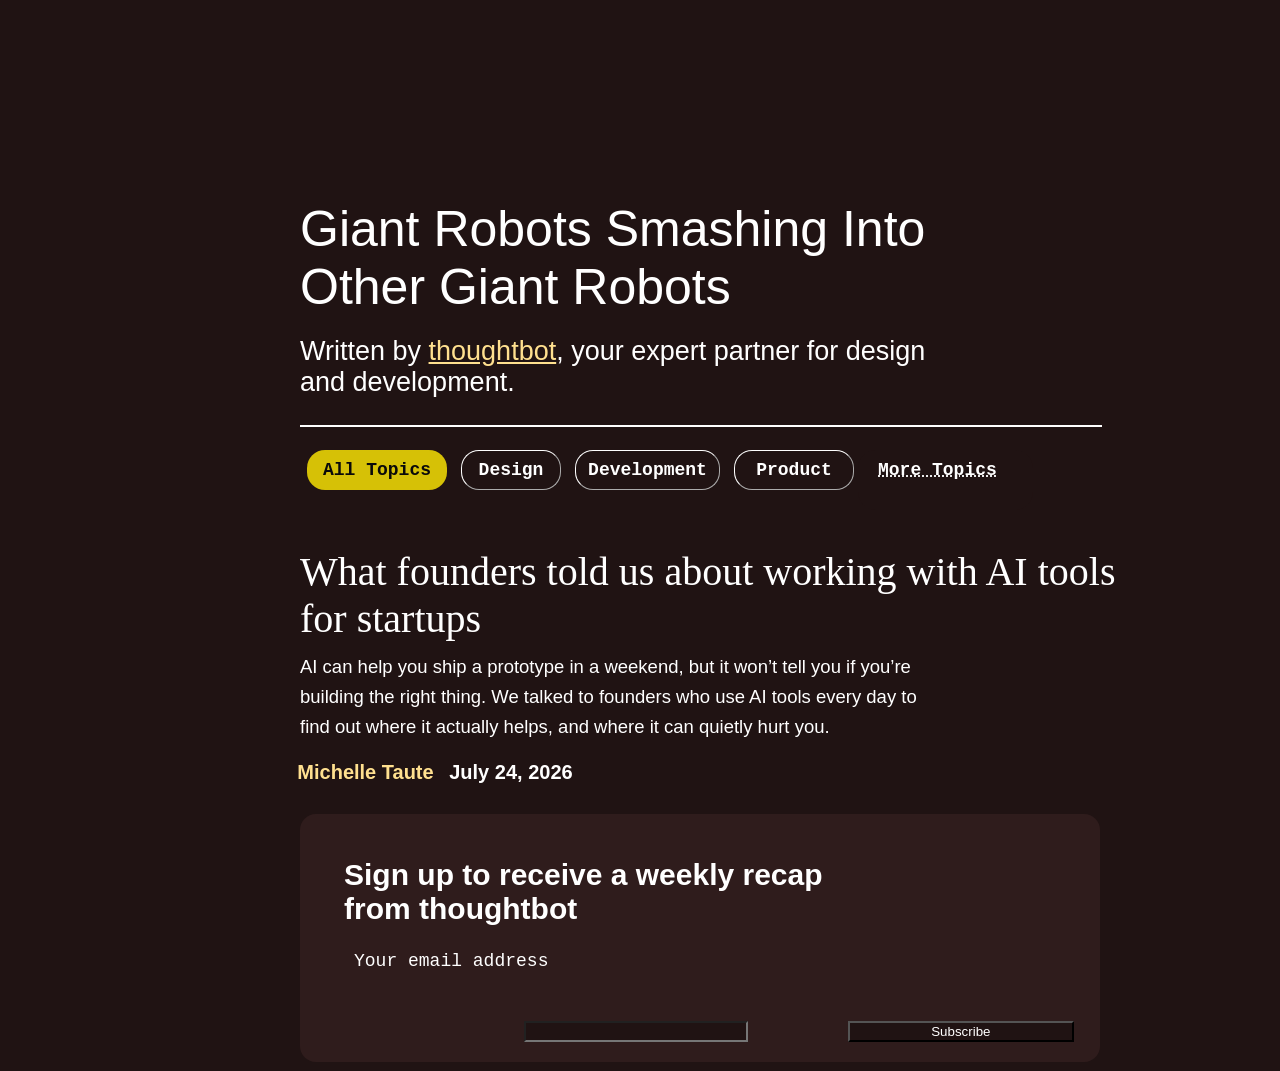
<file: index.html>
<!DOCTYPE html>
<html lang="en">
<head>
    <meta charset="UTF-8">
    <meta name="viewport" content="width=device-width, initial-scale=1.0">
    <title>Document</title>
    <link rel="stylesheet" href="style.css">
     <style>
@import url('https://fonts.googleapis.com/css2?family=Inter:ital,opsz,wght@0,14..32,100..900;1,14..32,100..900&display=swap');
</style>
</head>
<body>
    
    <p class="lineone">
        Giant Robots Smashing Into Other Giant Robots
    </p>
    <p class="linetwo">
        Written by <a href="#" class="thoughtbot-link">thoughtbot</a>, your expert partner for design and development.
    </p>
    <hr class="hrline">
    <div>
     <button class="alltopics">
        All Topics</button>
        <button class="design">
        Design</button>
        <button class="development">
        Development </button>
        <button class="product">
        Product </button>
        <p class="moretopics">
        More Topics </p>
     </div>
    <p class="what">What founders told us about working with AI tools for startups</p>
    <p class="ai">
        AI can help you ship a prototype in a weekend, but it won’t tell you if you’re building the right thing. We talked to founders who use AI tools every day to find out where it actually helps, and where it can quietly hurt you.
    </p>
   <div>
        <a class="Michelle">
        Michelle Taute </a>
        <p class="july">
            July 24, 2026
        </p>
    </div>
       
        <div class="signup">
            <h2 class="h2signup">Sign up to receive a weekly recap from thoughtbot</h2>
            <label class="label" for="email">Your email address</label>
            <form class="sub-form">
            <input class="email-input" type="email" id="email" name="email" required>
            <button class="sub-button" type="submit">Subscribe</button>
            </form>
        </div>
   
</body>

</html>
</file>
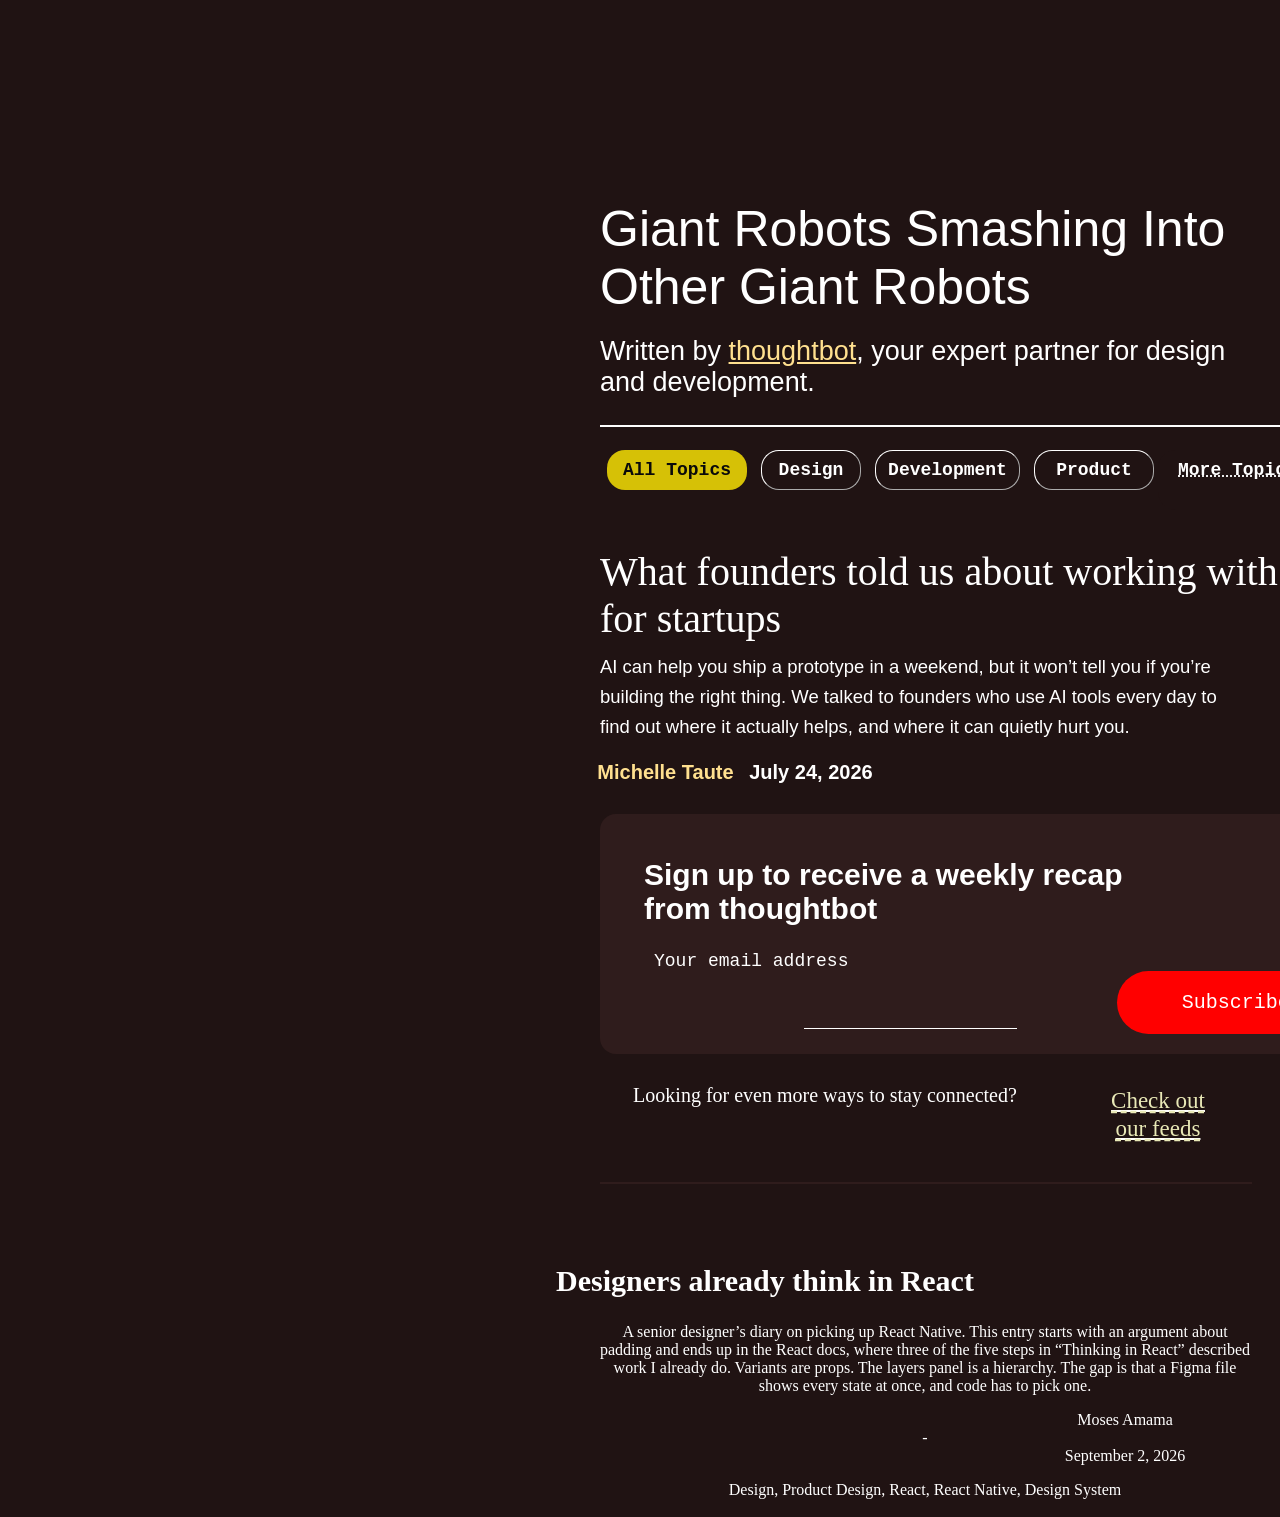
<file: Clone/index.html>
<!DOCTYPE html>
<html lang="en">
<head>
    <meta charset="UTF-8">
    <meta name="viewport" content="width=device-width, initial-scale=1.0">
    <title>Thoughtbot.cl</title>
    <link rel="stylesheet" href="style.css">
     <style>
@import url('https://fonts.googleapis.com/css2?family=Inter:ital,opsz,wght@0,14..32,100..900;1,14..32,100..900&display=swap');
</style>
</head>
<body>
    
    <p class="lineone">
        Giant Robots Smashing Into Other Giant Robots
    </p>
    <p class="linetwo">
        Written by <a href="#" class="thoughtbot-link">thoughtbot</a>, your expert partner for design and development.
    </p>
    <hr class="hrline">
    <div>
     <button class="alltopics">
        All Topics</button>
        <button class="design">
        Design</button>
        <button class="development">
        Development </button>
        <button class="product">
        Product </button>
        <p class="moretopics">
        More Topics </p>
     </div>
    <p class="what">What founders told us about working with AI tools for startups</p>
    <p class="ai">
        AI can help you ship a prototype in a weekend, but it won’t tell you if you’re building the right thing. We talked to founders who use AI tools every day to find out where it actually helps, and where it can quietly hurt you.
    </p>
   <div>
        <a class="Michelle">
        Michelle Taute </a>
        <p class="july">
            July 24, 2026
        </p>
    </div>
       
        <div class="signup">
            <h2 class="h2signup">Sign up to receive a weekly recap from thoughtbot</h2>
            <label class="label" for="email">Your email address</label>
            <form class="sub-form">
            <input class="email-input" type="email" id="email" name="email" required>
            <button class="sub-button" type="submit">Subscribe</button>
            </form>
        </div>
 
<div class="banner">
  <p class="banner-text">Looking for even more ways to stay connected?</p>
  <a href="#" class="banner-link">
    <svg class="rss-icon" viewBox="0 0 24 24" fill="currentColor">
      <path d="M6.18 15.64a2.18 2.18 0 0 1 2.18 2.18C8.36 19 7.38 20 6.18 20 5 20 4 19 4 17.82a2.18 2.18 0 0 1 2.18-2.18M4 4.44A15.56 15.56 0 0 1 19.56 20h-3.2A12.36 12.36 0 0 0 4 7.64V4.44m0 6.41a9.15 9.15 0 0 1 9.15 9.15h-3.2A5.95 5.95 0 0 0 4 14.05v-3.2z"/>
    </svg>
    <span class="link-text">Check out<br>our feeds</span>
    <span class="arrow">&rarr;</span>
  </a>
</div>
<hr class="look4l">

 <h2 class="designer">Designers already think in React
 </h2>
     <p class="asenior">A senior designer’s diary on picking up React Native. This entry starts with an argument about padding and ends up in the React docs, where three of the five steps in “Thinking in React” described work I already do. Variants are props. The layers panel is a hierarchy. The gap is that a Figma file shows every state at once, and code has to pick one.
     </p>

<div class="moses">
    <div> Moses Amama</div> - <div>September 2, 2026</div> 
</div>

<p>Design,  Product Design,  React,  React Native,  Design System</p>
</body>

</html>
</file>
<file: style.css>
*{
    background-color: rgb(32, 19, 19);
    text-align: center;
    justify-content: center;
    align-items: center;
    width: 650px;
    margin-left: 100px;
    color: white;
   
}

.lineone{
    color: white;
    font-family: "sans-serif", sans-serif;
    font-size: 50px;
    text-align: left;
    margin-top: 200px;
    margin-bottom: 20px;
   
    

    
}
.linetwo{
    color: white;
    font-family: "sans-serif", sans-serif;
    font-size: 27px;
    text-align: left;
    margin-top: 0px;
}
.thoughtbot-link{
    color: rgb(255, 224, 143);
    font-family: "sans-serif", sans-serif;
    font-size: 27px;
    margin: 0px;
    
    text-decoration: none;
    text-decoration-line: underline;
    text-decoration-color: rgb(255, 224, 143);
    
}
.thoughtbot-link:hover{ 
        color: rgb(210, 157, 22);
        font-family: "sans-serif", sans-serif;
        font-size: 27px;
    
            
        text-decoration: none;
        text-decoration-line: none;
        text-decoration-color: rgb(210, 157, 22);
    }
.hrline{
    border: 1px solid rgb(255, 255, 255);
    width: 800px;
    margin-top: 20px;
    margin-right: auto;


}
.alltopics{
    background-color: rgb(214, 193, 6);
        color: rgb(10, 10, 10);
        border: none;
        height: 40px;
        width: 140px;
        border-radius: 18px;
        font-weight: bold;
        font-size: 18px;
        cursor: pointer;
        margin-top: 15px;
        margin-left: -100px;
        font-family: 'Courier New', Courier, monospace;
        display: inline-block;
        justify-content: center;
        align-items: center;
        flex-direction: row;
        gap: 10px;

}
.design{
    background-color: rgb(32, 19, 19);
        color: rgb(255, 255, 255);
        border-color: white;
        border-width: 1px;
        border-width: 1px;
        height: 40px;
        width: 100px;
        border-radius: 18px;
        font-weight: bold;
        font-size: 18px;
        cursor: pointer;
        margin-top: 15px;
        margin-left: 10px;
        font-family: 'Courier New', Courier, monospace;
        display: inline-block;
        justify-content: center;
        align-items: center;
        flex-direction: row;
        gap: 10px;
}
.design:hover{
        background-color: rgb(255, 255, 255);
        color: rgb(32, 19, 19);
}
.development{
    background-color: rgb(32, 19, 19);
        color: rgb(255, 255, 255);
        border-color: white;
        border-width: 1px;
        height: 40px;
        width: 145px;
        border-radius: 18px;
        font-weight: bold;
        font-size: 18px;
        cursor: pointer;
        margin-top: 15px;
        margin-left: 10px;
        font-family: 'Courier New', Courier, monospace;
        display: inline-block;
        justify-content: center;
        align-items: center;
        flex-direction: row;
        gap: 10px;
}
.development:hover{
     background-color: rgb(255, 255, 255);
        color: rgb(32, 19, 19);
}
.product{
    background-color: rgb(32, 19, 19);
        color: rgb(255, 255, 255);
        border-color: white;
        border-width: 1px;
        height: 40px;
        width: 120px;
        border-radius: 18px;
        font-weight: bold;
        font-size: 18px;
        cursor: pointer;
        margin-top: 15px;
        margin-right: 0px;
        margin-left: 10px;
        font-family: 'Courier New', Courier, monospace;
        display: inline-block;
        justify-content: center;
        align-items: center;
        flex-direction: row;
        gap: 10px;
            
}
.product:hover{
     background-color: rgb(255, 255, 255);
        color: rgb(32, 19, 19);
}
.moretopics{
        padding:10px 20px;
       color: rgb(255, 255, 255);
        border-color: white;
        border-width: 1px;
        height: 40px;
        width: 135px;
        border-radius: 18px;
        font-weight: bold;
        font-size: 18px;
        cursor: pointer;
        margin-top: 15px;
        margin-left: 0px;
        margin-right: -190px;
        font-family: 'Courier New', Courier, monospace;
        display: inline-block;
        justify-content: center;
        align-items: center;
        flex-direction: row;
        text-align: left;
        text-decoration: underline dotted;
    }
.what{
    font-size: 40px;
    color: white;
    text-align: left;
    width: 850px;
    margin-bottom: 10px;
    margin-top: 20px;
}
.what:hover{
    color:rgb(255, 224, 143)
}
.ai{
    color: white;
    text-align: left;
    font-size: 18.5px;
    font-family: Arial, Helvetica, sans-serif ;
    line-height: 30px;
    margin-top: 10px;
}
.Michelle {
    color:rgb(255, 224, 143);
    font-family: Arial;
    font-size: 20px;
    font-weight: bold;
    margin-left: -380px;
    display: inline;
    flex-direction: row;
}

.july{
    font-family: Arial;
    font-size: 20px;
    font-weight: bold;
    margin-left: 10px;
    display: inline;
    flex-direction: row;
}

.signup {
    background-color: rgb(47, 28, 28);
    color: #1a0101;
    padding: 20px 24px;
    border-radius: 16px;
    width: 800px;
    margin-top: 30px;
    text-align: left;
    box-sizing: border-box;
}

.h2signup {
   width:500px;
   font-size: 30px;
   font-family: Arial, Helvetica, sans-serif;
   text-align: left;
   margin-left:20px;
   background-color: rgb(47, 28, 28);
}

.sub-form {
  display: flex;
  align-items: flex-start;
  margin-top: 50px;
  background-color: rgb(47, 28, 28);
  margin-left: 100px;
  
}
.label{
  font-family: "JetBrains Mono", monospace;
  margin-bottom: 100px;
  font-size: 18px;
  margin-top: 20px;
  margin-left: 30px;
  background-color:  rgb(47, 28, 28);
}

.email-input {
   display: inline-flex;
   
}

.sub-button{
    display: inline-flex;
}
</file>
<file: Clone/style.css>
*{
    background-color: rgb(32, 19, 19);
    text-align: center;
    justify-content: center;
    align-items: center;
    width: 650px;
    margin-left: 200px;
    color: white;
   
}

.lineone{
    color: white;
    font-family: "sans-serif", sans-serif;
    font-size: 50px;
    text-align: left;
    margin-top: 200px;
    margin-bottom: 20px;
   
    

    
}
.linetwo{
    color: white;
    font-family: "sans-serif", sans-serif;
    font-size: 27px;
    text-align: left;
    margin-top: 0px;
}
.thoughtbot-link{
    color: rgb(255, 224, 143);
    font-family: "sans-serif", sans-serif;
    font-size: 27px;
    margin: 0px;
    
    text-decoration: none;
    text-decoration-line: underline;
    text-decoration-color: rgb(255, 224, 143);
    
}
.thoughtbot-link:hover{ 
        color: rgb(210, 157, 22);
        font-family: "sans-serif", sans-serif;
        font-size: 27px;
    
            
        text-decoration: none;
        text-decoration-line: none;
        text-decoration-color: rgb(210, 157, 22);
    }
.hrline{
    border: 1px solid rgb(255, 255, 255);
    width: 800px;
    margin-top: 20px;
    margin-right: auto;


}
.alltopics{
    background-color: rgb(214, 193, 6);
        color: rgb(10, 10, 10);
        border: none;
        height: 40px;
        width: 140px;
        border-radius: 18px;
        font-weight: bold;
        font-size: 18px;
        cursor: pointer;
        margin-top: 15px;
        margin-left: -100px;
        font-family: 'Courier New', Courier, monospace;
        display: inline-block;
        justify-content: center;
        align-items: center;
        flex-direction: row;
        gap: 10px;

}
.design{
    background-color: rgb(32, 19, 19);
        color: rgb(255, 255, 255);
        border-color: white;
        border-width: 1px;
        border-width: 1px;
        height: 40px;
        width: 100px;
        border-radius: 18px;
        font-weight: bold;
        font-size: 18px;
        cursor: pointer;
        margin-top: 15px;
        margin-left: 10px;
        font-family: 'Courier New', Courier, monospace;
        display: inline-block;
        justify-content: center;
        align-items: center;
        flex-direction: row;
        gap: 10px;
}
.design:hover{
        background-color: rgb(255, 255, 255);
        color: rgb(32, 19, 19);
}
.development{
    background-color: rgb(32, 19, 19);
        color: rgb(255, 255, 255);
        border-color: white;
        border-width: 1px;
        height: 40px;
        width: 145px;
        border-radius: 18px;
        font-weight: bold;
        font-size: 18px;
        cursor: pointer;
        margin-top: 15px;
        margin-left: 10px;
        font-family: 'Courier New', Courier, monospace;
        display: inline-block;
        justify-content: center;
        align-items: center;
        flex-direction: row;
        gap: 10px;
}
.development:hover{
     background-color: rgb(255, 255, 255);
        color: rgb(32, 19, 19);
}
.product{
    background-color: rgb(32, 19, 19);
        color: rgb(255, 255, 255);
        border-color: white;
        border-width: 1px;
        height: 40px;
        width: 120px;
        border-radius: 18px;
        font-weight: bold;
        font-size: 18px;
        cursor: pointer;
        margin-top: 15px;
        margin-right: 0px;
        margin-left: 10px;
        font-family: 'Courier New', Courier, monospace;
        display: inline-block;
        justify-content: center;
        align-items: center;
        flex-direction: row;
        gap: 10px;
            
}
.product:hover{
     background-color: rgb(255, 255, 255);
        color: rgb(32, 19, 19);
}
.moretopics{
        padding:10px 20px;
       color: rgb(255, 255, 255);
        border-color: white;
        border-width: 1px;
        height: 40px;
        width: 135px;
        border-radius: 18px;
        font-weight: bold;
        font-size: 18px;
        cursor: pointer;
        margin-top: 15px;
        margin-left: 0px;
        margin-right: -190px;
        font-family: 'Courier New', Courier, monospace;
        display: inline-block;
        justify-content: center;
        align-items: center;
        flex-direction: row;
        text-align: left;
        text-decoration: underline dotted;
    }
.what{
    font-size: 40px;
    color: white;
    text-align: left;
    width: 850px;
    margin-bottom: 10px;
    margin-top: 20px;
}
.what:hover{
    color:rgb(255, 224, 143)
}
.ai{
    color: white;
    text-align: left;
    font-size: 18.5px;
    font-family: Arial, Helvetica, sans-serif ;
    line-height: 30px;
    margin-top: 10px;
}
.Michelle {
    color:rgb(255, 224, 143);
    font-family: Arial;
    font-size: 20px;
    font-weight: bold;
    margin-left: -380px;
    display: inline;
    flex-direction: row;
}

.july{
    font-family: Arial;
    font-size: 20px;
    font-weight: bold;
    margin-left: 10px;
    display: inline;
    flex-direction: row;
}

.signup {
    background-color: rgb(47, 28, 28);
    color: #1a0101;
    padding: 20px 24px;
    border-radius: 16px;
    width: 800px;
    margin-top: 30px;
    text-align: left;
    box-sizing: border-box;
}

.h2signup {
   width:500px;
   font-size: 30px;
   font-family: Arial, Helvetica, sans-serif;
   text-align: left;
   margin-left:20px;
   background-color: rgb(47, 28, 28);
}

.sub-form {
  display: flex;
  align-items: flex-start;
  margin-top: 50px;
  background-color: rgb(47, 28, 28);
  margin-left:80px;
  
}
.label{
  font-family: "JetBrains Mono", monospace;
  margin-bottom: 100px;
  font-size: 18px;
  margin-top: 20px;
  margin-left: 30px;
  background-color:  rgb(47, 28, 28);
}

.email-input {
    display: inline-flex;
    background-color:  rgb(47, 28, 28);
    width: 100%;
    margin-left: 100px;
    border:none;
    background: transparent;
    outline: none;
    border-bottom: 1px solid white;
    margin-top: -10px;
    

}

.sub-button{
    display: inline-flex;
    background-color:  rgb(47, 28, 28);
    border-radius: 50px;
    padding: 20px 20px;
    font-size: 20px;
    font-family: "JetBrains Mono", monospace;
    background-color: red;
    border: none;
    margin-top: -50px;
    margin-left: 100px;
}


.banner {
  
}

.banner-text {
   margin-left: -100px;
   margin-top: 30px;
   font-size: 20px;
   
}

.banner-link {
  font-size: 23px;
  /* margin-left: 100px; */
  align-items: center;
  display: flex;
  margin-top: -40px;
  margin-right: 50px;
}

.banner-link:hover {
  opacity: 0.8;
}

.rss-icon {
  /* width: 18px; */
  height: 15px;
  fill: #ffffff;
  margin-right: 50px;
  
}

.link-text {
  text-decoration: underline;
  text-underline-offset: 3px;
  text-decoration-style: dashed; 
  line-height: 1.2;
  margin-left: -180px;
  color: rgb(233, 233, 183);
}

.arrow {
  font-size: 16px;
  margin-left: 4px;
}

.look4l{
    margin-top: 40px;
    border: 1px solid rgb(47, 28, 28);   
}

.designer{
    justify-content: center;
    align-items: center;
    margin-left: 40px;
    margin-top: 80px;
    font-size: 30px;
}
</file>
